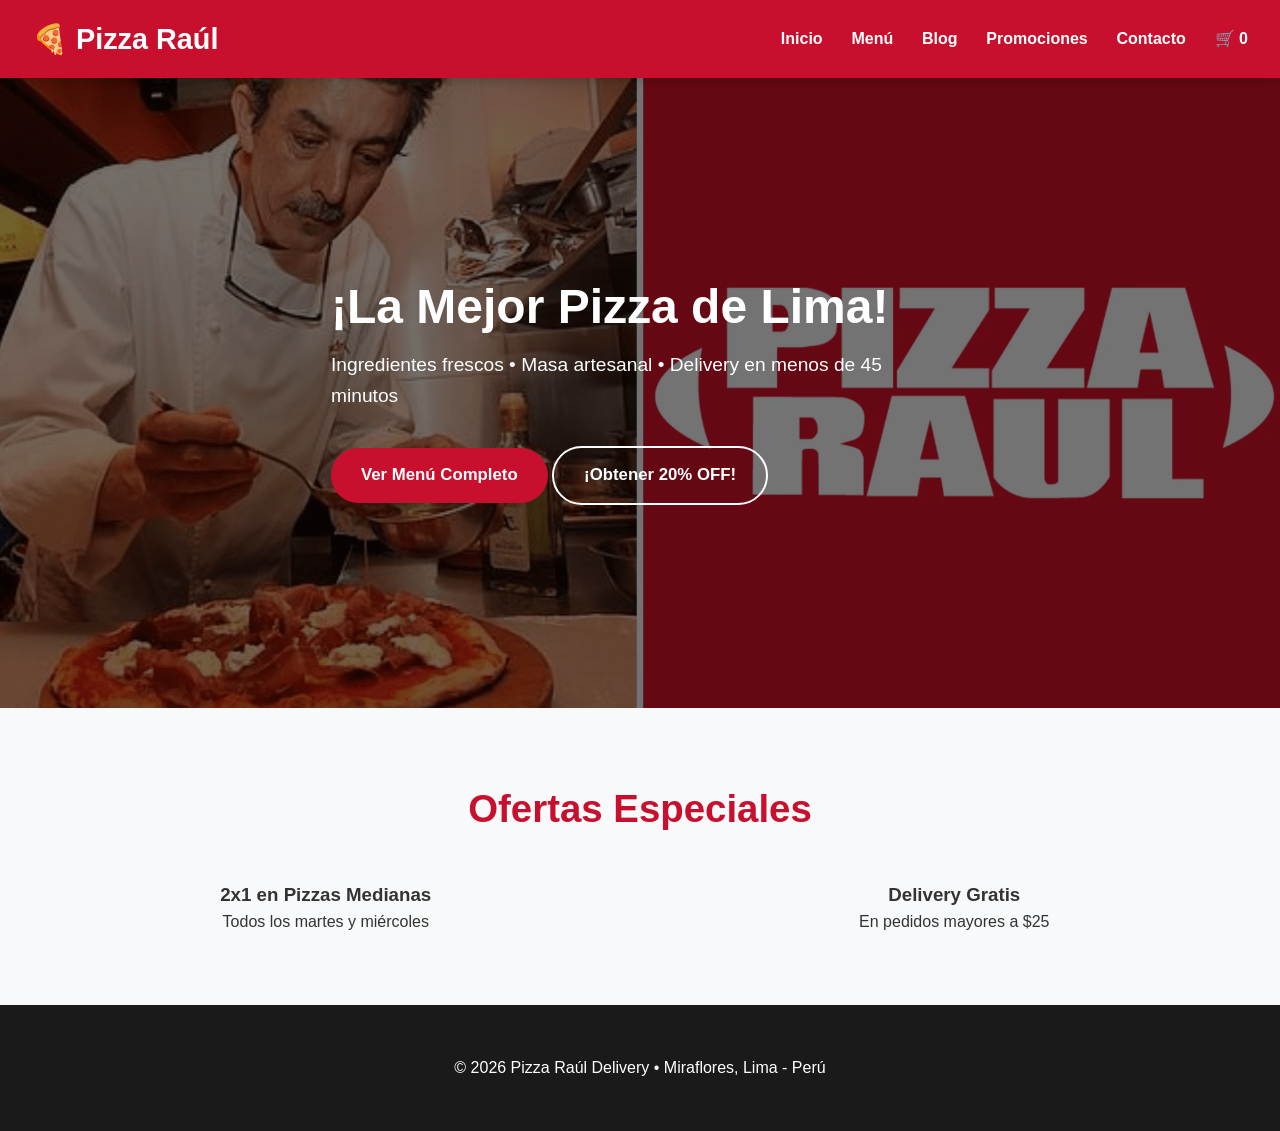
<file: index.html>
<!DOCTYPE html>
<html lang="es">
<head>
    <meta charset="UTF-8">
    <meta name="description" content="Pizza Raúl Delivery - La mejor pizza artesanal de Miraflores con ingredientes frescos y delivery rápido.">
    <meta name="keywords" content="pizza miraflores, pizza raul, delivery pizza, pedir pizza online, pizzas artesanales">
    <meta name="viewport" content="width=device-width, initial-scale=1.0">
    <title>Pizza Raúl Delivery | La Mejor Pizza de Lima</title>
    <link rel="stylesheet" href="css/style.css">
</head>
<script>
    // Menú Hamburguesa
    const hamburger = document.getElementById('hamburger');
    const navLinks = document.getElementById('navLinks');

    hamburger.addEventListener('click', () => {
        navLinks.classList.toggle('active');
        
        // Cambia el icono entre ☰ y ✕
        if (navLinks.classList.contains('active')) {
            hamburger.textContent = '✕';
        } else {
            hamburger.textContent = '☰';
        }
    });

    // Cierra el menú al hacer clic en un enlace (en móviles)
    document.querySelectorAll('.nav-links a').forEach(link => {
        link.addEventListener('click', () => {
            navLinks.classList.remove('active');
            hamburger.textContent = '☰';
        });
    });
</script>
<body>
    <header>
    <nav>
        <div class="logo">🍕 Pizza Raúl</div>
        
        <!-- Menú normal (computadora) -->
        <ul class="nav-links" id="navLinks">
            <li><a href="index.html">Inicio</a></li>
            <li><a href="menu.html">Menú</a></li>
            <li><a href="blog.html">Blog</a></li>
            <li><a href="landing.html">Promociones</a></li>
            <li><a href="contacto.html">Contacto</a></li>
            <li><a href="carrito.html" class="cart-icon">🛒 <span id="cart-count" class="cart-count">0</span></a></li>
        </ul>

        <!-- Botón Hamburguesa -->
        <button class="hamburger" id="hamburger">☰</button>
    </nav>
</header>

    <!-- HERO - Above the Fold -->
    <section class="hero">
        <div class="container">
            <div class="hero-content">
                <h1>¡La Mejor Pizza de Lima!</h1>
                <p>Ingredientes frescos • Masa artesanal • Delivery en menos de 45 minutos</p>
                <div style="margin-top: 35px;">
                    <a href="menu.html" class="btn btn-primary">Ver Menú Completo</a>
                    <a href="landing.html" class="btn btn-secondary">¡Obtener 20% OFF!</a>
                </div>
            </div>
        </div>
    </section>

    <!-- Sección breve de promociones -->
    <section style="background:#f8f9fa; padding:70px 0;">
        <div class="container">
            <h2 style="color:#c8102e;">Ofertas Especiales</h2>
            <div style="display: grid; grid-template-columns: repeat(auto-fit, minmax(280px, 1fr)); gap: 25px; text-align:center;">
                <div>
                    <h3>2x1 en Pizzas Medianas</h3>
                    <p>Todos los martes y miércoles</p>
                </div>
                <div>
                    <h3>Delivery Gratis</h3>
                    <p>En pedidos mayores a $25</p>
                </div>
            </div>
        </div>
    </section>

    <footer style="background:#1a1a1a; color:white; text-align:center; padding:50px 20px;">
        <p>&copy; 2026 Pizza Raúl Delivery • Miraflores, Lima - Perú</p>
    </footer>
</body>
</html>
</file>
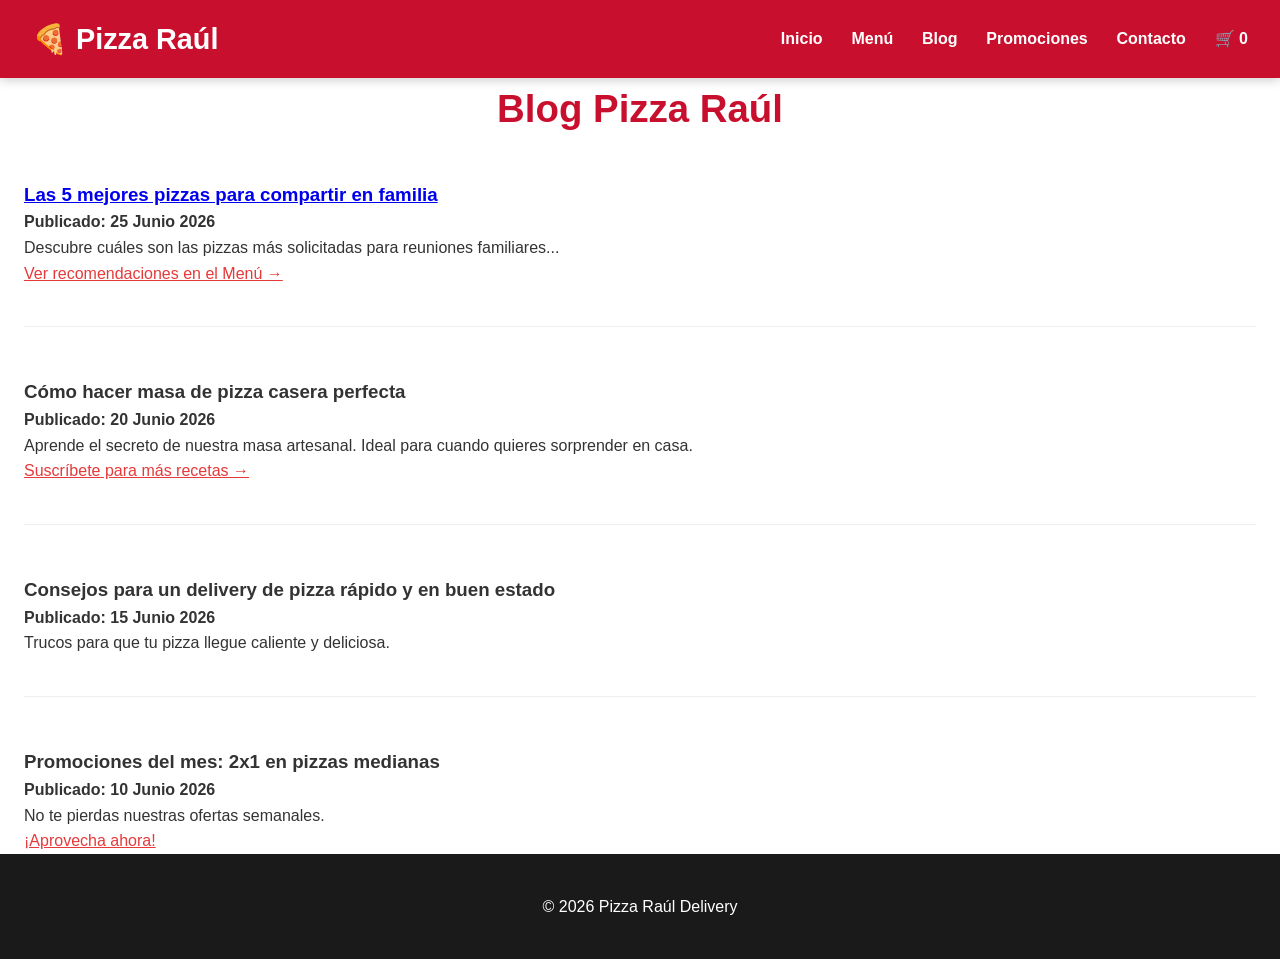
<file: blog.html>
<!DOCTYPE html>
<html lang="es">
<head>
    <meta charset="UTF-8">
    <meta name="description" content="Blog de Pizza Raúl - Recetas, tips y promociones de pizza en Quito">
    <meta name="keywords" content="blog pizza, recetas pizza, tips delivery quito, pizza raul">
    <meta name="viewport" content="width=device-width, initial-scale=1.0">
    <title>Blog - Pizza Raúl Delivery</title>
    <link rel="stylesheet" href="css/style.css">
</head>
<script>
    // Menú Hamburguesa
    const hamburger = document.getElementById('hamburger');
    const navLinks = document.getElementById('navLinks');

    hamburger.addEventListener('click', () => {
        navLinks.classList.toggle('active');
        
        // Cambia el icono entre ☰ y ✕
        if (navLinks.classList.contains('active')) {
            hamburger.textContent = '✕';
        } else {
            hamburger.textContent = '☰';
        }
    });

    // Cierra el menú al hacer clic en un enlace (en móviles)
    document.querySelectorAll('.nav-links a').forEach(link => {
        link.addEventListener('click', () => {
            navLinks.classList.remove('active');
            hamburger.textContent = '☰';
        });
    });
</script>
<body>
    <header>
    <nav>
        <div class="logo">🍕 Pizza Raúl</div>
        
        <!-- Menú normal (computadora) -->
        <ul class="nav-links" id="navLinks">
            <li><a href="index.html">Inicio</a></li>
            <li><a href="menu.html">Menú</a></li>
            <li><a href="blog.html">Blog</a></li>
            <li><a href="landing.html">Promociones</a></li>
            <li><a href="contacto.html">Contacto</a></li>
            <li><a href="carrito.html" class="cart-icon">🛒 <span id="cart-count" class="cart-count">0</span></a></li>
        </ul>

        <!-- Botón Hamburguesa -->
        <button class="hamburger" id="hamburger">☰</button>
    </nav>
</header>

    <section>
        <div class="container">
            <h2>Blog Pizza Raúl</h2>

            <article style="margin-bottom:50px; border-bottom:1px solid #eee; padding-bottom:40px;">
                <h3><a href="blog.html#post1">Las 5 mejores pizzas para compartir en familia</a></h3>
                <p><strong>Publicado: 25 Junio 2026</strong></p>
                <p>Descubre cuáles son las pizzas más solicitadas para reuniones familiares...</p>
                <a href="menu.html" style="color:#e63939;">Ver recomendaciones en el Menú →</a>
            </article>

            <article style="margin-bottom:50px; border-bottom:1px solid #eee; padding-bottom:40px;" id="post1">
                <h3>Cómo hacer masa de pizza casera perfecta</h3>
                <p><strong>Publicado: 20 Junio 2026</strong></p>
                <p>Aprende el secreto de nuestra masa artesanal. Ideal para cuando quieres sorprender en casa.</p>
                <a href="landing.html" style="color:#e63939;">Suscríbete para más recetas →</a>
            </article>

            <article style="margin-bottom:50px; border-bottom:1px solid #eee; padding-bottom:40px;">
                <h3>Consejos para un delivery de pizza rápido y en buen estado</h3>
                <p><strong>Publicado: 15 Junio 2026</strong></p>
                <p>Trucos para que tu pizza llegue caliente y deliciosa.</p>
            </article>

            <article>
                <h3>Promociones del mes: 2x1 en pizzas medianas</h3>
                <p><strong>Publicado: 10 Junio 2026</strong></p>
                <p>No te pierdas nuestras ofertas semanales.</p>
                <a href="landing.html" style="color:#e63939;">¡Aprovecha ahora!</a>
            </article>
        </div>
    </section>

    <footer style="background:#1a1a1a; color:white; text-align:center; padding:40px 20px;">
        <p>&copy; 2026 Pizza Raúl Delivery</p>
    </footer>
</body>
</html>
</file>
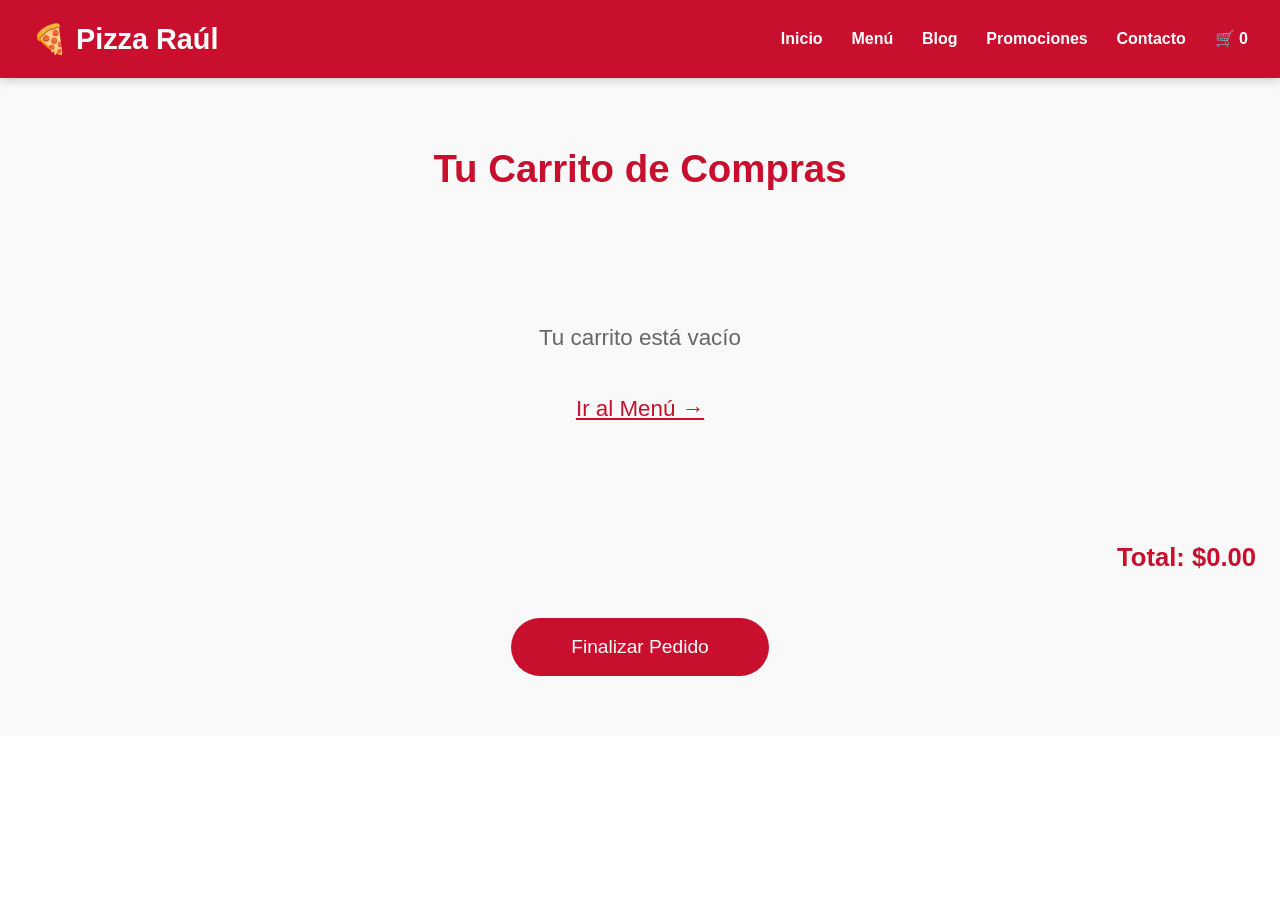
<file: carrito.html>
<!DOCTYPE html>
<html lang="es">
<head>
    <meta charset="UTF-8">
    <meta name="description" content="Carrito de compras - Pizza Raúl Delivery">
    <meta name="keywords" content="carrito pizza raul, pedido online">
    <meta name="viewport" content="width=device-width, initial-scale=1.0">
    <title>Carrito - Pizza Raúl Delivery</title>
    <link rel="stylesheet" href="css/style.css">
    <style>
        .cart-item {
            display: flex;
            align-items: center;
            gap: 20px;
            padding: 20px;
            background: white;
            margin-bottom: 15px;
            border-radius: 12px;
            box-shadow: 0 3px 10px rgba(0,0,0,0.08);
        }
        .cart-item img {
            width: 110px;
            height: 110px;
            object-fit: cover;
            border-radius: 8px;
        }
        .cart-item-info {
            flex: 1;
        }
        .cart-item-info h3 {
            margin: 0 0 5px 0;
            color: #333;
        }
        .remove-btn {
            background: #e63939;
            color: white;
            border: none;
            padding: 8px 16px;
            border-radius: 6px;
            cursor: pointer;
        }
        .total {
            font-size: 1.6rem;
            font-weight: bold;
            color: #c8102e;
            text-align: right;
            margin: 30px 0;
        }
    </style>
</head>
<script>
    // Menú Hamburguesa
    const hamburger = document.getElementById('hamburger');
    const navLinks = document.getElementById('navLinks');

    hamburger.addEventListener('click', () => {
        navLinks.classList.toggle('active');
        
        // Cambia el icono entre ☰ y ✕
        if (navLinks.classList.contains('active')) {
            hamburger.textContent = '✕';
        } else {
            hamburger.textContent = '☰';
        }
    });

    // Cierra el menú al hacer clic en un enlace (en móviles)
    document.querySelectorAll('.nav-links a').forEach(link => {
        link.addEventListener('click', () => {
            navLinks.classList.remove('active');
            hamburger.textContent = '☰';
        });
    });
</script>
<body>
    <header>
    <nav>
        <div class="logo">🍕 Pizza Raúl</div>
        
        <!-- Menú normal (computadora) -->
        <ul class="nav-links" id="navLinks">
            <li><a href="index.html">Inicio</a></li>
            <li><a href="menu.html">Menú</a></li>
            <li><a href="blog.html">Blog</a></li>
            <li><a href="landing.html">Promociones</a></li>
            <li><a href="contacto.html">Contacto</a></li>
            <li><a href="carrito.html" class="cart-icon">🛒 <span id="cart-count" class="cart-count">0</span></a></li>
        </ul>

        <!-- Botón Hamburguesa -->
        <button class="hamburger" id="hamburger">☰</button>
    </nav>
</header>

    <section style="padding:60px 0; background:#f9f9f9;">
        <div class="container">
            <h2 style="text-align:center; margin-bottom:40px;">Tu Carrito de Compras</h2>
            
            <div id="cart-items"></div>
            
            <div class="total" id="total"></div>

            <div style="text-align:center; margin-top:40px;">
                <button onclick="finalizarPedido()" 
                        style="padding:18px 60px; background:#c8102e; color:white; border:none; border-radius:50px; font-size:1.2rem; cursor:pointer;">
                    Finalizar Pedido
                </button>
            </div>
        </div>
    </section>

    <script>
        function loadCart() {
            let cart = JSON.parse(localStorage.getItem('cartPizzaRaul')) || [];
            let html = '';
            let total = 0;

            if (cart.length === 0) {
                html = `<p style="text-align:center; font-size:1.4rem; padding:80px 20px; color:#666;">
                            Tu carrito está vacío<br><br>
                            <a href="menu.html" style="color:#c8102e;">Ir al Menú →</a>
                        </p>`;
            } else {
                cart.forEach((item, index) => {
                    total += parseFloat(item.precio);
                    html += `
                        <div class="cart-item">
                            <img src="${item.imagen}" alt="${item.nombre}">
                            <div class="cart-item-info">
                                <h3>${item.nombre}</h3>
                                <p><strong>$${parseFloat(item.precio).toFixed(2)}</strong></p>
                            </div>
                            <button onclick="removeFromCart(${index})" class="remove-btn">Eliminar</button>
                        </div>`;
                });
            }

            document.getElementById('cart-items').innerHTML = html;
            document.getElementById('total').innerHTML = `Total: <strong>$${total.toFixed(2)}</strong>`;
            document.getElementById('cart-count').textContent = cart.length;
        }

        function removeFromCart(index) {
            let cart = JSON.parse(localStorage.getItem('cartPizzaRaul')) || [];
            cart.splice(index, 1);
            localStorage.setItem('cartPizzaRaul', JSON.stringify(cart));
            loadCart();
        }

        function finalizarPedido() {
            let cart = JSON.parse(localStorage.getItem('cartPizzaRaul')) || [];
            if (cart.length === 0) return;
            
            alert("🎉 ¡Pedido realizado con éxito!\n\nGracias por comprar en Pizza Raúl. Tu pedido está en camino.");
            localStorage.removeItem('cartPizzaRaul');
            loadCart();
        }

        // Cargar el carrito al abrir la página
        window.onload = loadCart;
    </script>
</body>
</html>
</file>
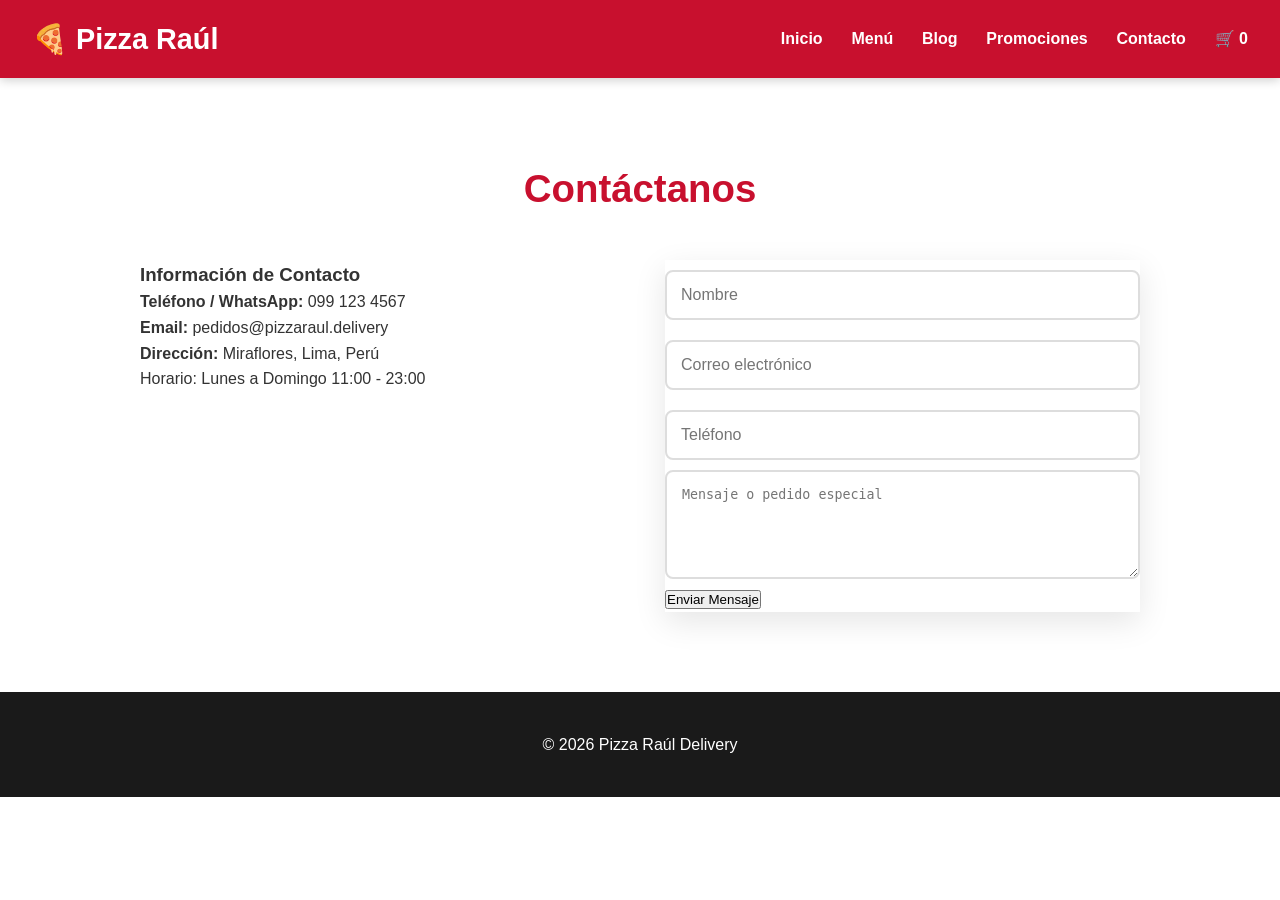
<file: contacto.html>
<!DOCTYPE html>
<html lang="es">
<head>
    <meta charset="UTF-8">
    <meta name="description" content="Contacta a Pizza Raúl Delivery en Quito - Pedidos, sugerencias y soporte">
    <meta name="keywords" content="contacto pizza raul, delivery quito, teléfono pizza, whatsapp pizza">
    <meta name="viewport" content="width=device-width, initial-scale=1.0">
    <title>Contacto - Pizza Raúl Delivery</title>
    <link rel="stylesheet" href="css/style.css">
</head>
<script>
    // Menú Hamburguesa
    const hamburger = document.getElementById('hamburger');
    const navLinks = document.getElementById('navLinks');

    hamburger.addEventListener('click', () => {
        navLinks.classList.toggle('active');
        
        // Cambia el icono entre ☰ y ✕
        if (navLinks.classList.contains('active')) {
            hamburger.textContent = '✕';
        } else {
            hamburger.textContent = '☰';
        }
    });

    // Cierra el menú al hacer clic en un enlace (en móviles)
    document.querySelectorAll('.nav-links a').forEach(link => {
        link.addEventListener('click', () => {
            navLinks.classList.remove('active');
            hamburger.textContent = '☰';
        });
    });
</script>
<body>
    <header>
    <nav>
        <div class="logo">🍕 Pizza Raúl</div>
        
        <!-- Menú normal (computadora) -->
        <ul class="nav-links" id="navLinks">
            <li><a href="index.html">Inicio</a></li>
            <li><a href="menu.html">Menú</a></li>
            <li><a href="blog.html">Blog</a></li>
            <li><a href="landing.html">Promociones</a></li>
            <li><a href="contacto.html">Contacto</a></li>
            <li><a href="carrito.html" class="cart-icon">🛒 <span id="cart-count" class="cart-count">0</span></a></li>
        </ul>

        <!-- Botón Hamburguesa -->
        <button class="hamburger" id="hamburger">☰</button>
    </nav>
</header>

    <section style="padding:80px 0;">
        <div class="container">
            <h2>Contáctanos</h2>
            
            <div style="display:grid; grid-template-columns:1fr 1fr; gap:50px; max-width:1000px; margin:0 auto;">
                <div>
                    <h3>Información de Contacto</h3>
                    <p><strong>Teléfono / WhatsApp:</strong> 099 123 4567</p>
                    <p><strong>Email:</strong> pedidos@pizzaraul.delivery</p>
                    <p><strong>Dirección:</strong> Miraflores, Lima, Perú</p>
                    <p>Horario: Lunes a Domingo 11:00 - 23:00</p>
                </div>

                <div class="lead-form" style="box-shadow:0 10px 30px rgba(0,0,0,0.1);">
                    <form id="contactForm">
                        <input type="text" placeholder="Nombre" required>
                        <input type="email" placeholder="Correo electrónico" required>
                        <input type="tel" placeholder="Teléfono" required>
                        <textarea placeholder="Mensaje o pedido especial" rows="5" style="width:100%; padding:15px; border-radius:8px; border:2px solid #ddd;"></textarea>
                        <button type="submit">Enviar Mensaje</button>
                    </form>
                </div>
            </div>
        </div>
    </section>

    <script>
        document.getElementById('contactForm').addEventListener('submit', function(e) {
            e.preventDefault();
            alert('✅ Mensaje enviado correctamente. Te contactaremos pronto.');
            this.reset();
        });
    </script>

    <footer style="background:#1a1a1a; color:white; text-align:center; padding:40px 20px;">
        <p>&copy; 2026 Pizza Raúl Delivery</p>
    </footer>
</body>
</html>
</file>
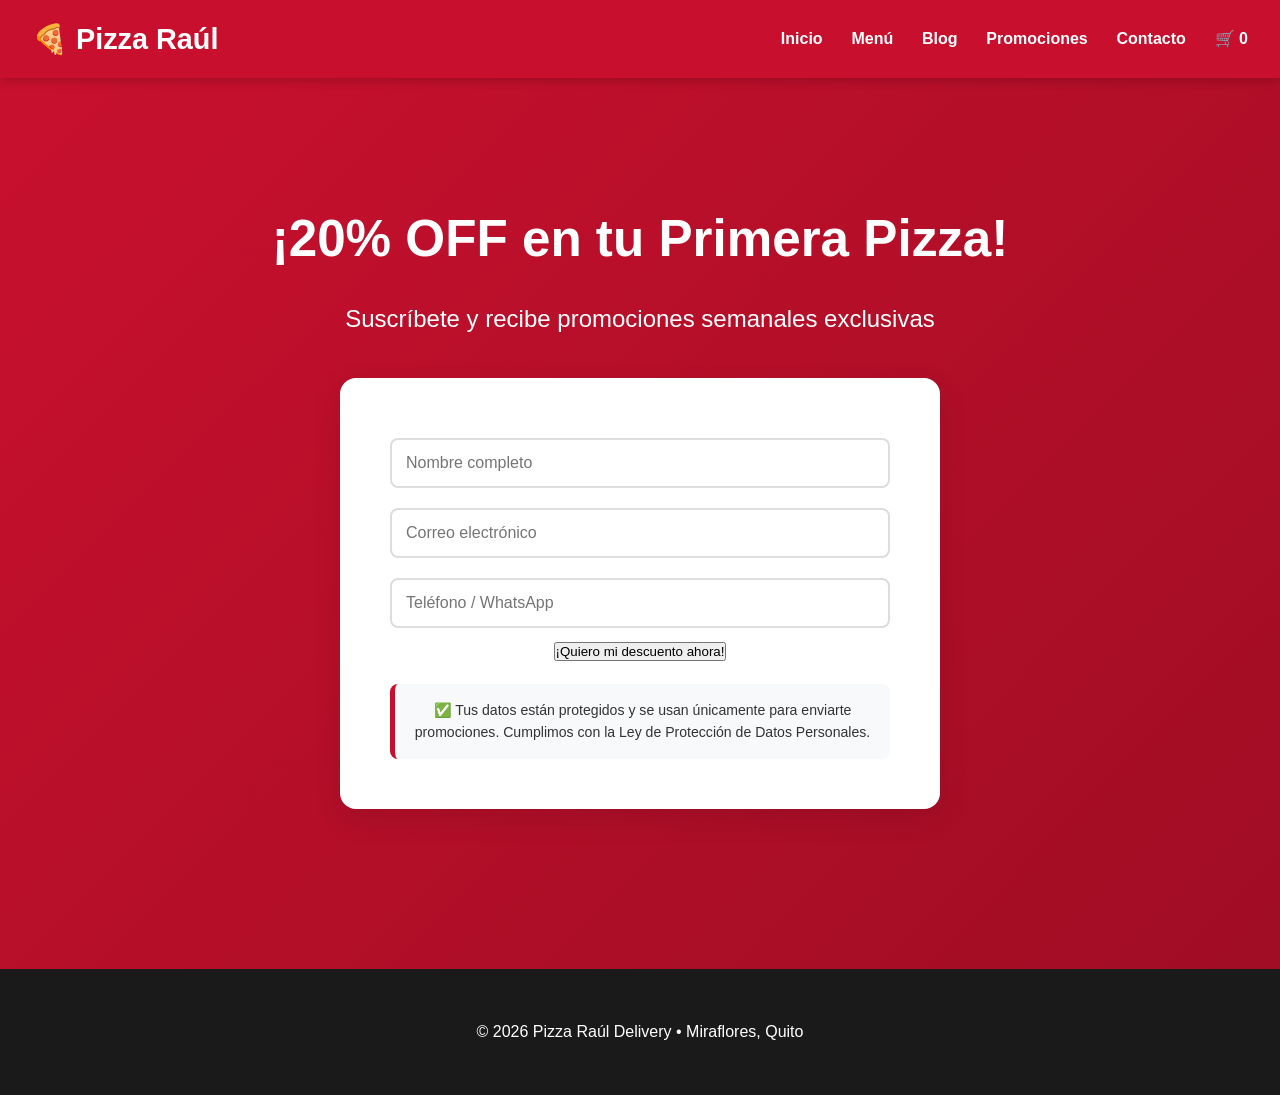
<file: landing.html>
<!DOCTYPE html>
<html lang="es">
<head>
    <meta charset="UTF-8">
    <meta name="description" content="Suscríbete a Pizza Raúl y recibe 20% de descuento en tu primera pizza más promociones exclusivas.">
    <meta name="keywords" content="suscripcion pizza raul, descuentos pizza miraflores, promociones pizza">
    <meta name="viewport" content="width=device-width, initial-scale=1.0">
    <title>Suscríbete - Pizza Raúl Delivery</title>
    <link rel="stylesheet" href="css/style.css">
    <style>
        .lead-form {
            max-width: 600px;
            margin: 40px auto;
            background: white;
            padding: 50px;
            border-radius: 16px;
            box-shadow: 0 10px 30px rgba(0,0,0,0.1);
        }
        .proteccion-datos {
            font-size: 0.88rem;
            color: #333;
            background: #f8f9fa;
            padding: 15px;
            border-radius: 8px;
            border-left: 5px solid #c8102e;
            margin-top: 20px;
        }
    </style>
</head>
<script>
    // Menú Hamburguesa
    const hamburger = document.getElementById('hamburger');
    const navLinks = document.getElementById('navLinks');

    hamburger.addEventListener('click', () => {
        navLinks.classList.toggle('active');
        
        // Cambia el icono entre ☰ y ✕
        if (navLinks.classList.contains('active')) {
            hamburger.textContent = '✕';
        } else {
            hamburger.textContent = '☰';
        }
    });

    // Cierra el menú al hacer clic en un enlace (en móviles)
    document.querySelectorAll('.nav-links a').forEach(link => {
        link.addEventListener('click', () => {
            navLinks.classList.remove('active');
            hamburger.textContent = '☰';
        });
    });
</script>
<body>
    <header>
    <nav>
        <div class="logo">🍕 Pizza Raúl</div>
        
        <!-- Menú normal (computadora) -->
        <ul class="nav-links" id="navLinks">
            <li><a href="index.html">Inicio</a></li>
            <li><a href="menu.html">Menú</a></li>
            <li><a href="blog.html">Blog</a></li>
            <li><a href="landing.html">Promociones</a></li>
            <li><a href="contacto.html">Contacto</a></li>
            <li><a href="carrito.html" class="cart-icon">🛒 <span id="cart-count" class="cart-count">0</span></a></li>
        </ul>

        <!-- Botón Hamburguesa -->
        <button class="hamburger" id="hamburger">☰</button>
    </nav>
</header>

    <section style="background: linear-gradient(135deg, #c8102e, #a00d24); color:white; padding:120px 0; text-align:center;">
        <div class="container">
            <h1 style="font-size:3.2rem; margin-bottom:20px;">¡20% OFF en tu Primera Pizza!</h1>
            <p style="font-size:1.5rem; max-width:700px; margin:0 auto 40px;">
                Suscríbete y recibe promociones semanales exclusivas
            </p>

            <div class="lead-form">
                <form id="leadForm">
                    <input type="text" id="nombre" placeholder="Nombre completo" required>
                    <input type="email" id="email" placeholder="Correo electrónico" required>
                    <input type="tel" id="telefono" placeholder="Teléfono / WhatsApp" required>
                    <button type="submit">¡Quiero mi descuento ahora!</button>
                </form>
                
                <!-- Texto de protección de datos mejorado -->
                <div class="proteccion-datos">
                    ✅ Tus datos están protegidos y se usan únicamente para enviarte promociones. 
                    Cumplimos con la Ley de Protección de Datos Personales.
                </div>
            </div>
        </div>
    </section>

    <script>
        document.getElementById('leadForm').addEventListener('submit', function(e) {
            e.preventDefault();
            
            const lead = {
                nombre: document.getElementById('nombre').value,
                email: document.getElementById('email').value,
                telefono: document.getElementById('telefono').value,
                fecha: new Date().toLocaleString()
            };

            let leads = JSON.parse(localStorage.getItem('leadsPizzaRaul')) || [];
            leads.push(lead);
            localStorage.setItem('leadsPizzaRaul', JSON.stringify(leads));

            alert('✅ ¡Gracias por suscribirte! Revisa tu correo para recibir tu cupón de 20% OFF.');
            this.reset();
        });
    </script>

    <footer style="background:#1a1a1a; color:white; text-align:center; padding:50px 20px;">
        <p>&copy; 2026 Pizza Raúl Delivery • Miraflores, Quito</p>
    </footer>
</body>
</html>
</file>
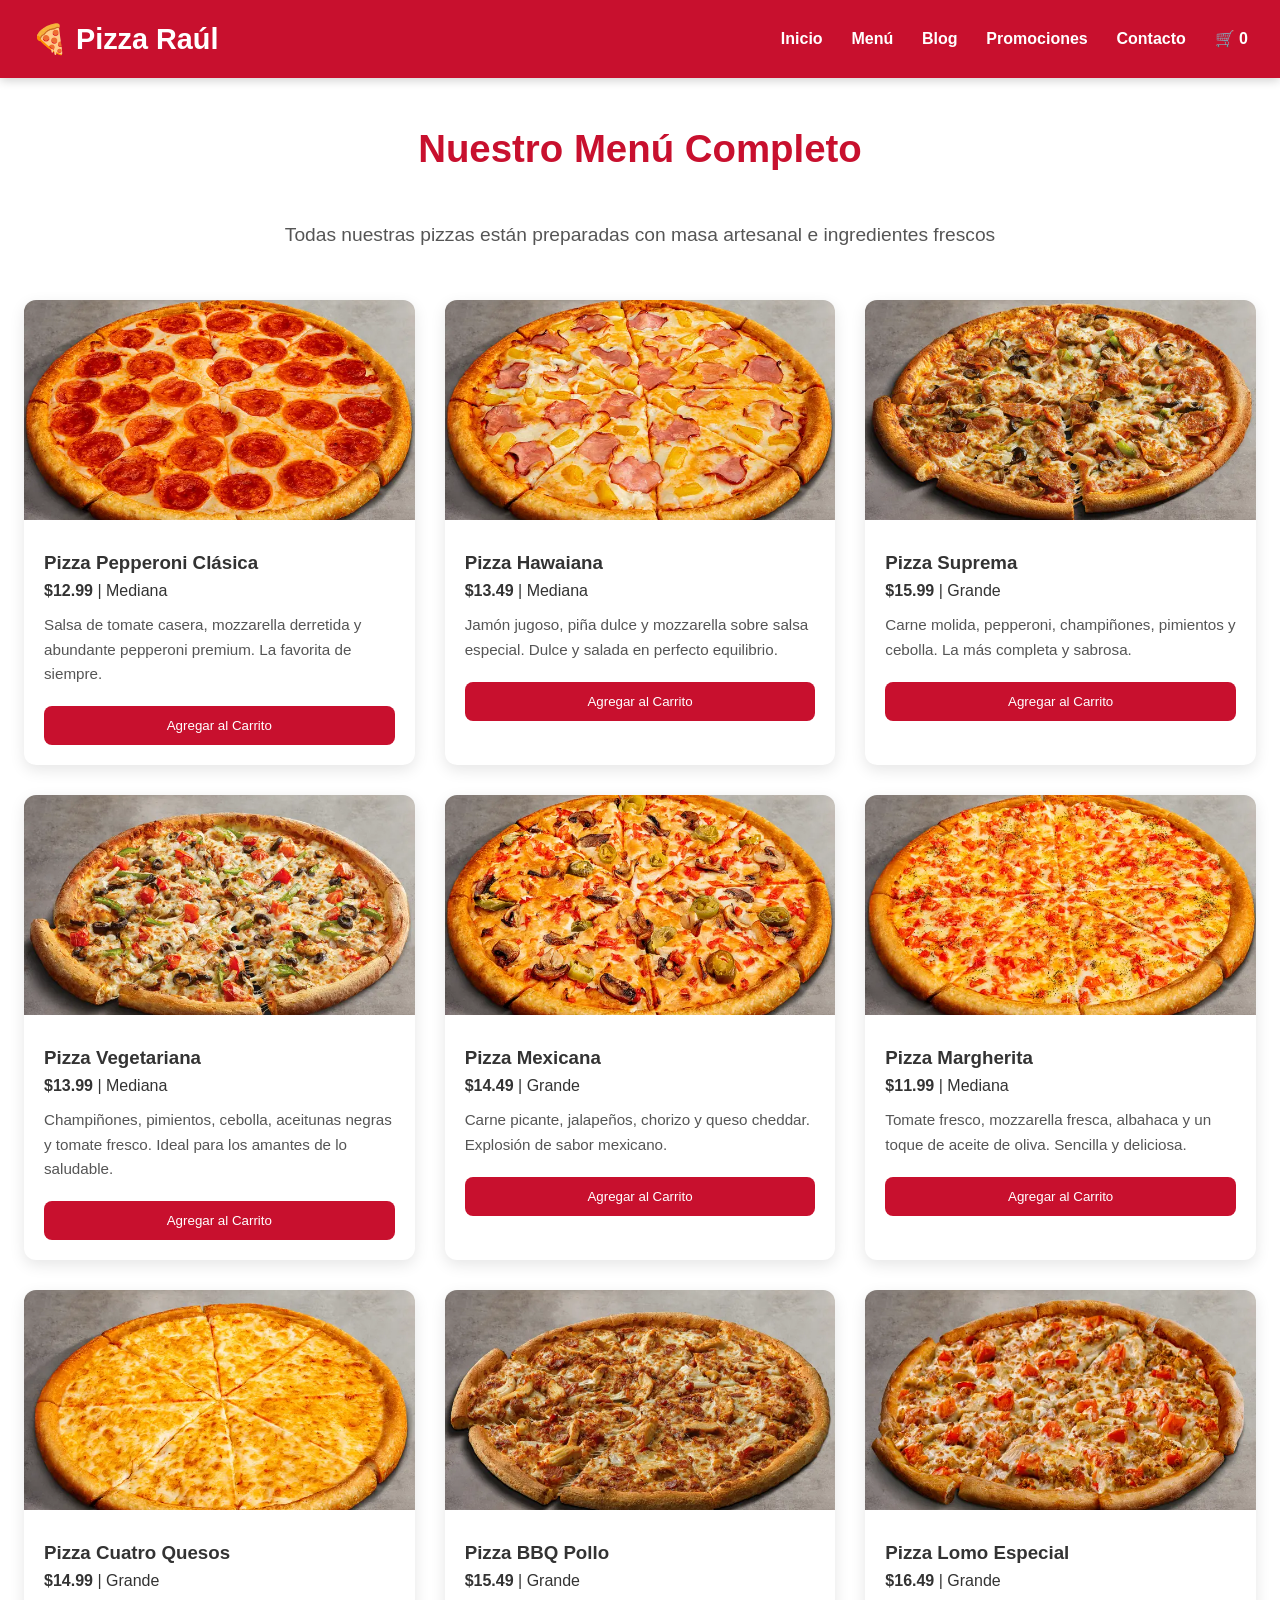
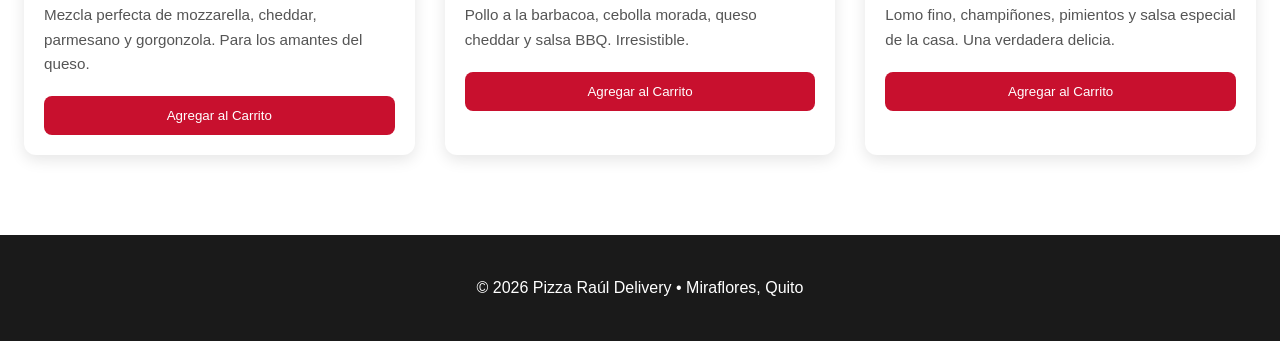
<file: menu.html>
<!DOCTYPE html>
<html lang="es">
<head>
    <meta charset="UTF-8">
    <meta name="description" content="Menú completo de Pizza Raúl Delivery - 9 pizzas artesanales con ingredientes frescos y delivery en Miraflores">
    <meta name="keywords" content="menú pizza miraflores, pizza raul, delivery pizza, pizza pepperoni, pizza hawaiana">
    <meta name="viewport" content="width=device-width, initial-scale=1.0">
    <title>Menú - Pizza Raúl Delivery</title>
    <link rel="stylesheet" href="css/style.css">
</head>
<script>
    // Menú Hamburguesa
    const hamburger = document.getElementById('hamburger');
    const navLinks = document.getElementById('navLinks');

    hamburger.addEventListener('click', () => {
        navLinks.classList.toggle('active');
        
        // Cambia el icono entre ☰ y ✕
        if (navLinks.classList.contains('active')) {
            hamburger.textContent = '✕';
        } else {
            hamburger.textContent = '☰';
        }
    });

    // Cierra el menú al hacer clic en un enlace (en móviles)
    document.querySelectorAll('.nav-links a').forEach(link => {
        link.addEventListener('click', () => {
            navLinks.classList.remove('active');
            hamburger.textContent = '☰';
        });
    });
</script>
<body>
    <header>
    <nav>
        <div class="logo">🍕 Pizza Raúl</div>
        
        <!-- Menú normal (computadora) -->
        <ul class="nav-links" id="navLinks">
            <li><a href="index.html">Inicio</a></li>
            <li><a href="menu.html">Menú</a></li>
            <li><a href="blog.html">Blog</a></li>
            <li><a href="landing.html">Promociones</a></li>
            <li><a href="contacto.html">Contacto</a></li>
            <li><a href="carrito.html" class="cart-icon">🛒 <span id="cart-count" class="cart-count">0</span></a></li>
        </ul>

        <!-- Botón Hamburguesa -->
        <button class="hamburger" id="hamburger">☰</button>
    </nav>
</header>

    <section style="padding-top: 40px; padding-bottom: 80px;">
        <div class="container">
            <h2>Nuestro Menú Completo</h2>
            <p style="text-align:center; font-size:1.2rem; margin-bottom:50px; color:#555;">
                Todas nuestras pizzas están preparadas con masa artesanal e ingredientes frescos
            </p>
            
            <div style="display: grid; grid-template-columns: repeat(auto-fit, minmax(320px, 1fr)); gap: 30px;">

                <!-- Pizza 1 -->
                <div class="pizza-card" style="background:white; border-radius:12px; overflow:hidden; box-shadow:0 5px 15px rgba(0,0,0,0.1);">
                    <img src="images/pizza-pepperoni.jpg" alt="Pizza Pepperoni Raúl" style="width:100%; height:220px; object-fit:cover;">
                    <div style="padding:20px;">
                        <h3>Pizza Pepperoni Clásica</h3>
                        <p><strong>$12.99</strong> | Mediana</p>
                        <p style="margin:10px 0; color:#555; font-size:0.95rem;">Salsa de tomate casera, mozzarella derretida y abundante pepperoni premium. La favorita de siempre.</p>
                        <button onclick="addToCart('Pizza Pepperoni Clásica', 12.99, 'images/pizza-pepperoni.jpg')" 
                                style="width:100%; padding:12px; background:#c8102e; color:white; border:none; border-radius:8px; cursor:pointer; margin-top:10px;">
                            Agregar al Carrito
                        </button>
                    </div>
                </div>

                <!-- Pizza 2 -->
                <div class="pizza-card" style="background:white; border-radius:12px; overflow:hidden; box-shadow:0 5px 15px rgba(0,0,0,0.1);">
                    <img src="images/pizza-hawaiana.jpg" alt="Pizza Hawaiana Raúl" style="width:100%; height:220px; object-fit:cover;">
                    <div style="padding:20px;">
                        <h3>Pizza Hawaiana</h3>
                        <p><strong>$13.49</strong> | Mediana</p>
                        <p style="margin:10px 0; color:#555; font-size:0.95rem;">Jamón jugoso, piña dulce y mozzarella sobre salsa especial. Dulce y salada en perfecto equilibrio.</p>
                        <button onclick="addToCart('Pizza Hawaiana', 13.49, 'images/pizza-hawaiana.jpg')" 
                                style="width:100%; padding:12px; background:#c8102e; color:white; border:none; border-radius:8px; cursor:pointer; margin-top:10px;">
                            Agregar al Carrito
                        </button>
                    </div>
                </div>

                <!-- Pizza 3 -->
                <div class="pizza-card" style="background:white; border-radius:12px; overflow:hidden; box-shadow:0 5px 15px rgba(0,0,0,0.1);">
                    <img src="images/pizza-suprema.jpg" alt="Pizza Suprema Raúl" style="width:100%; height:220px; object-fit:cover;">
                    <div style="padding:20px;">
                        <h3>Pizza Suprema</h3>
                        <p><strong>$15.99</strong> | Grande</p>
                        <p style="margin:10px 0; color:#555; font-size:0.95rem;">Carne molida, pepperoni, champiñones, pimientos y cebolla. La más completa y sabrosa.</p>
                        <button onclick="addToCart('Pizza Suprema', 15.99, 'images/pizza-suprema.jpg')" 
                                style="width:100%; padding:12px; background:#c8102e; color:white; border:none; border-radius:8px; cursor:pointer; margin-top:10px;">
                            Agregar al Carrito
                        </button>
                    </div>
                </div>

                <!-- Pizza 4 -->
                <div class="pizza-card" style="background:white; border-radius:12px; overflow:hidden; box-shadow:0 5px 15px rgba(0,0,0,0.1);">
                    <img src="images/pizza-vegetariana.jpg" alt="Pizza Vegetariana Raúl" style="width:100%; height:220px; object-fit:cover;">
                    <div style="padding:20px;">
                        <h3>Pizza Vegetariana</h3>
                        <p><strong>$13.99</strong> | Mediana</p>
                        <p style="margin:10px 0; color:#555; font-size:0.95rem;">Champiñones, pimientos, cebolla, aceitunas negras y tomate fresco. Ideal para los amantes de lo saludable.</p>
                        <button onclick="addToCart('Pizza Vegetariana', 13.99, 'images/pizza-vegetariana.jpg')" 
                                style="width:100%; padding:12px; background:#c8102e; color:white; border:none; border-radius:8px; cursor:pointer; margin-top:10px;">
                            Agregar al Carrito
                        </button>
                    </div>
                </div>

                <!-- Pizza 5 -->
                <div class="pizza-card" style="background:white; border-radius:12px; overflow:hidden; box-shadow:0 5px 15px rgba(0,0,0,0.1);">
                    <img src="images/pizza-mexicana.jpg" alt="Pizza Mexicana Raúl" style="width:100%; height:220px; object-fit:cover;">
                    <div style="padding:20px;">
                        <h3>Pizza Mexicana</h3>
                        <p><strong>$14.49</strong> | Grande</p>
                        <p style="margin:10px 0; color:#555; font-size:0.95rem;">Carne picante, jalapeños, chorizo y queso cheddar. Explosión de sabor mexicano.</p>
                        <button onclick="addToCart('Pizza Mexicana', 14.49, 'images/pizza-mexicana.jpg')" 
                                style="width:100%; padding:12px; background:#c8102e; color:white; border:none; border-radius:8px; cursor:pointer; margin-top:10px;">
                            Agregar al Carrito
                        </button>
                    </div>
                </div>

                <!-- Pizza 6 -->
                <div class="pizza-card" style="background:white; border-radius:12px; overflow:hidden; box-shadow:0 5px 15px rgba(0,0,0,0.1);">
                    <img src="images/pizza-margherita.jpg" alt="Pizza Margherita Raúl" style="width:100%; height:220px; object-fit:cover;">
                    <div style="padding:20px;">
                        <h3>Pizza Margherita</h3>
                        <p><strong>$11.99</strong> | Mediana</p>
                        <p style="margin:10px 0; color:#555; font-size:0.95rem;">Tomate fresco, mozzarella fresca, albahaca y un toque de aceite de oliva. Sencilla y deliciosa.</p>
                        <button onclick="addToCart('Pizza Margherita', 11.99, 'images/pizza-margherita.jpg')" 
                                style="width:100%; padding:12px; background:#c8102e; color:white; border:none; border-radius:8px; cursor:pointer; margin-top:10px;">
                            Agregar al Carrito
                        </button>
                    </div>
                </div>

                <!-- Pizza 7 -->
                <div class="pizza-card" style="background:white; border-radius:12px; overflow:hidden; box-shadow:0 5px 15px rgba(0,0,0,0.1);">
                    <img src="images/pizza-4quesos.jpg" alt="Pizza Cuatro Quesos Raúl" style="width:100%; height:220px; object-fit:cover;">
                    <div style="padding:20px;">
                        <h3>Pizza Cuatro Quesos</h3>
                        <p><strong>$14.99</strong> | Grande</p>
                        <p style="margin:10px 0; color:#555; font-size:0.95rem;">Mezcla perfecta de mozzarella, cheddar, parmesano y gorgonzola. Para los amantes del queso.</p>
                        <button onclick="addToCart('Pizza Cuatro Quesos', 14.99, 'images/pizza-4quesos.jpg')" 
                                style="width:100%; padding:12px; background:#c8102e; color:white; border:none; border-radius:8px; cursor:pointer; margin-top:10px;">
                            Agregar al Carrito
                        </button>
                    </div>
                </div>

                <!-- Pizza 8 -->
                <div class="pizza-card" style="background:white; border-radius:12px; overflow:hidden; box-shadow:0 5px 15px rgba(0,0,0,0.1);">
                    <img src="images/pizza-bbq.jpg" alt="Pizza BBQ Pollo Raúl" style="width:100%; height:220px; object-fit:cover;">
                    <div style="padding:20px;">
                        <h3>Pizza BBQ Pollo</h3>
                        <p><strong>$15.49</strong> | Grande</p>
                        <p style="margin:10px 0; color:#555; font-size:0.95rem;">Pollo a la barbacoa, cebolla morada, queso cheddar y salsa BBQ. Irresistible.</p>
                        <button onclick="addToCart('Pizza BBQ Pollo', 15.49, 'images/pizza-bbq.jpg')" 
                                style="width:100%; padding:12px; background:#c8102e; color:white; border:none; border-radius:8px; cursor:pointer; margin-top:10px;">
                            Agregar al Carrito
                        </button>
                    </div>
                </div>

                <!-- Pizza 9 -->
                <div class="pizza-card" style="background:white; border-radius:12px; overflow:hidden; box-shadow:0 5px 15px rgba(0,0,0,0.1);">
                    <img src="images/pizza-lomo.jpg" alt="Pizza Lomo Especial Raúl" style="width:100%; height:220px; object-fit:cover;">
                    <div style="padding:20px;">
                        <h3>Pizza Lomo Especial</h3>
                        <p><strong>$16.49</strong> | Grande</p>
                        <p style="margin:10px 0; color:#555; font-size:0.95rem;">Lomo fino, champiñones, pimientos y salsa especial de la casa. Una verdadera delicia.</p>
                        <button onclick="addToCart('Pizza Lomo Especial', 16.49, 'images/pizza-lomo.jpg')" 
                                style="width:100%; padding:12px; background:#c8102e; color:white; border:none; border-radius:8px; cursor:pointer; margin-top:10px;">
                            Agregar al Carrito
                        </button>
                    </div>
                </div>

            </div>
        </div>
    </section>

    <script>
        function addToCart(nombre, precio, imagen) {
            let cart = JSON.parse(localStorage.getItem('cartPizzaRaul')) || [];
            cart.push({ 
                nombre: nombre, 
                precio: precio, 
                imagen: imagen 
            });
            localStorage.setItem('cartPizzaRaul', JSON.stringify(cart));
            updateCartCount();
            alert(`${nombre} se agregó al carrito ✅`);
        }

        function updateCartCount() {
            let cart = JSON.parse(localStorage.getItem('cartPizzaRaul')) || [];
            const countElement = document.getElementById('cart-count');
            if (countElement) countElement.textContent = cart.length;
        }

        window.onload = updateCartCount;
    </script>

    <footer style="background:#1a1a1a; color:white; text-align:center; padding:40px 20px;">
        <p>&copy; 2026 Pizza Raúl Delivery • Miraflores, Quito</p>
    </footer>
</body>
</html>
</file>
<file: css/style.css>
* {
    margin: 0;
    padding: 0;
    box-sizing: border-box;
}

body {
    font-family: 'Arial', 'Helvetica Neue', sans-serif;
    line-height: 1.6;
    color: #333;
}

/* HEADER */
header {
    background: #c8102e;
    color: white;
    position: sticky;
    top: 0;
    z-index: 100;
    box-shadow: 0 2px 10px rgba(0,0,0,0.2);
}

nav {
    max-width: 1300px;
    margin: 0 auto;
    padding: 1rem 2rem;
    display: flex;
    justify-content: space-between;
    align-items: center;
}

.logo {
    font-size: 1.8rem;
    font-weight: bold;
}

.nav-links {
    display: flex;
    gap: 1.8rem;
    list-style: none;
}

.nav-links a {
    color: white;
    text-decoration: none;
    font-weight: 600;
}

/* HERO */
.hero {
    min-height: 70vh;
    background: linear-gradient(rgba(0,0,0,0.55), rgba(0,0,0,0.55)), 
                url('../images/hero-pizza.jpg');
    background-size: cover;
    background-position: center;
    display: flex;
    align-items: center;
    color: white;
}

.hero-content {
    max-width: 650px;
    padding: 0 1rem;
}

.hero h1 {
    font-size: 3rem;
    line-height: 1.1;
    margin-bottom: 1rem;
}

.hero p {
    font-size: 1.2rem;
    margin-bottom: 2rem;
}

/* BOTONES */
.btn {
    padding: 14px 30px;
    font-size: 1.05rem;
    font-weight: 600;
    text-decoration: none;
    border-radius: 50px;
    display: inline-block;
    transition: all 0.3s;
}

.btn-primary {
    background: #c8102e;
    color: white;
}

.btn-primary:hover {
    background: #a00d24;
    transform: translateY(-3px);
}

.btn-secondary {
    background: transparent;
    color: white;
    border: 2px solid white;
}

.btn-secondary:hover {
    background: white;
    color: #c8102e;
}

/* SECCIONES */
.container {
    max-width: 1300px;
    margin: 0 auto;
    padding: 0 1.5rem;
}

h2 {
    text-align: center;
    font-size: 2.4rem;
    color: #c8102e;
    margin-bottom: 2.5rem;
}

/* MENÚ - Grid Responsive */
.pizza-card {
    background: white;
    border-radius: 12px;
    overflow: hidden;
    box-shadow: 0 5px 15px rgba(0,0,0,0.1);
    transition: transform 0.3s;
}

.pizza-card:hover {
    transform: translateY(-8px);
}

/* FORMULARIOS */
.lead-form input {
    width: 100%;
    padding: 14px;
    margin: 10px 0;
    border: 2px solid #ddd;
    border-radius: 8px;
    font-size: 1rem;
}

/* CARRITO */
.cart-item {
    display: flex;
    align-items: center;
    gap: 15px;
    padding: 15px;
    background: white;
    margin-bottom: 12px;
    border-radius: 12px;
    box-shadow: 0 3px 10px rgba(0,0,0,0.08);
}

.cart-item img {
    width: 90px;
    height: 90px;
    object-fit: cover;
    border-radius: 8px;
}

/* RESPONSIVE - CELULARES */
@media (max-width: 768px) {
    .nav-links {
        gap: 1rem;
        font-size: 0.95rem;
    }
    
    .hero h1 {
        font-size: 2.4rem;
    }
    
    .hero p {
        font-size: 1.1rem;
    }
    
    .pizza-card {
        margin-bottom: 20px;
    }
    
    h2 {
        font-size: 2rem;
    }
    
    .container {
        padding: 0 1rem;
    }
}

/* Menú Hamburguesa (Opcional - Avanzado) */
@media (max-width: 600px) {
    .nav-links {
        flex-direction: column;
        position: absolute;
        top: 70px;
        left: 0;
        width: 100%;
        background: #c8102e;
        padding: 1rem;
        display: none;
    }
    
    .nav-links.active {
        display: flex;
    }
}

/* ====================== MENÚ HAMBURGUESA ====================== */

.hamburger {
    display: none;
    font-size: 1.8rem;
    cursor: pointer;
    background: none;
    border: none;
    color: white;
}

@media (max-width: 768px) {
    .hamburger {
        display: block;
    }
    
    .nav-links {
        position: absolute;
        top: 70px;
        left: 0;
        width: 100%;
        background: #c8102e;
        flex-direction: column;
        padding: 20px 0;
        gap: 15px;
        transform: translateY(-100%);
        transition: transform 0.4s ease;
        box-shadow: 0 5px 10px rgba(0,0,0,0.2);
    }
    
    .nav-links.active {
        transform: translateY(0);
    }
    
    .nav-links a {
        padding: 10px 2rem;
        font-size: 1.1rem;
    }
}
</file>
